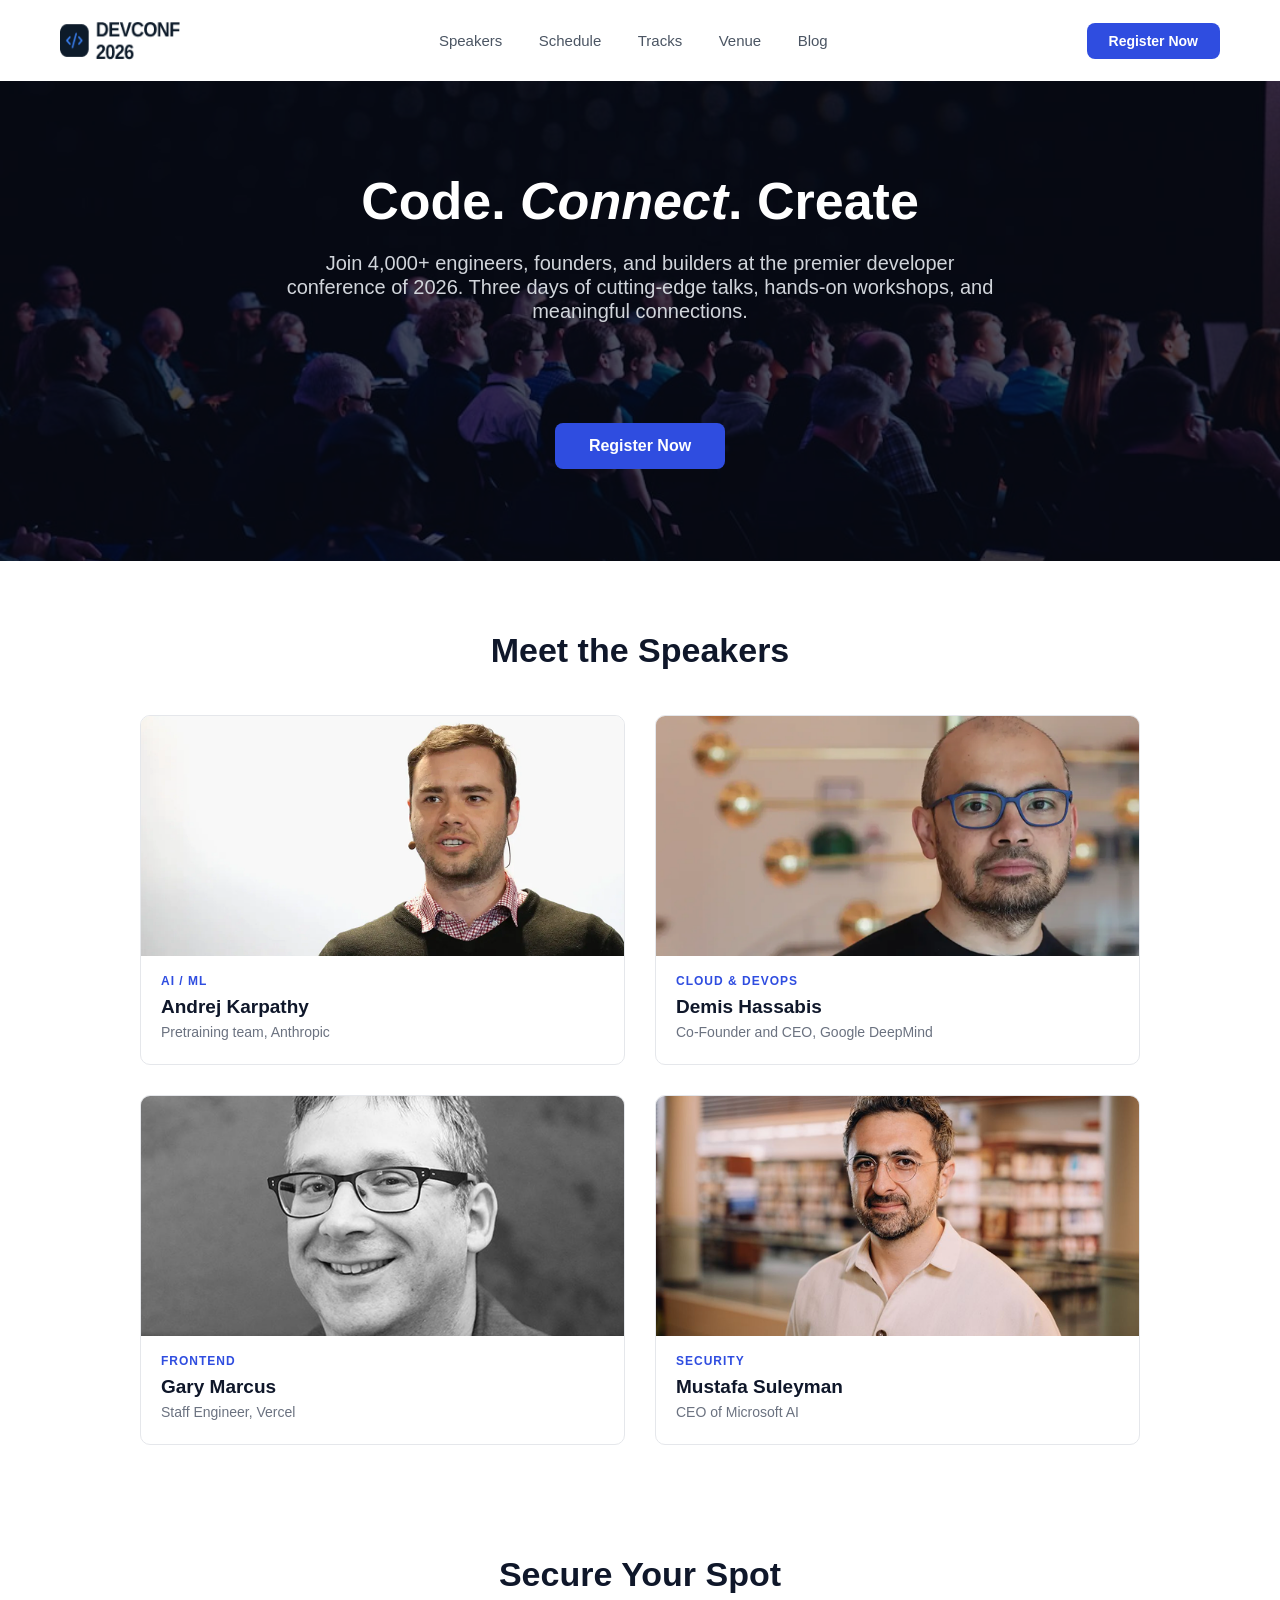
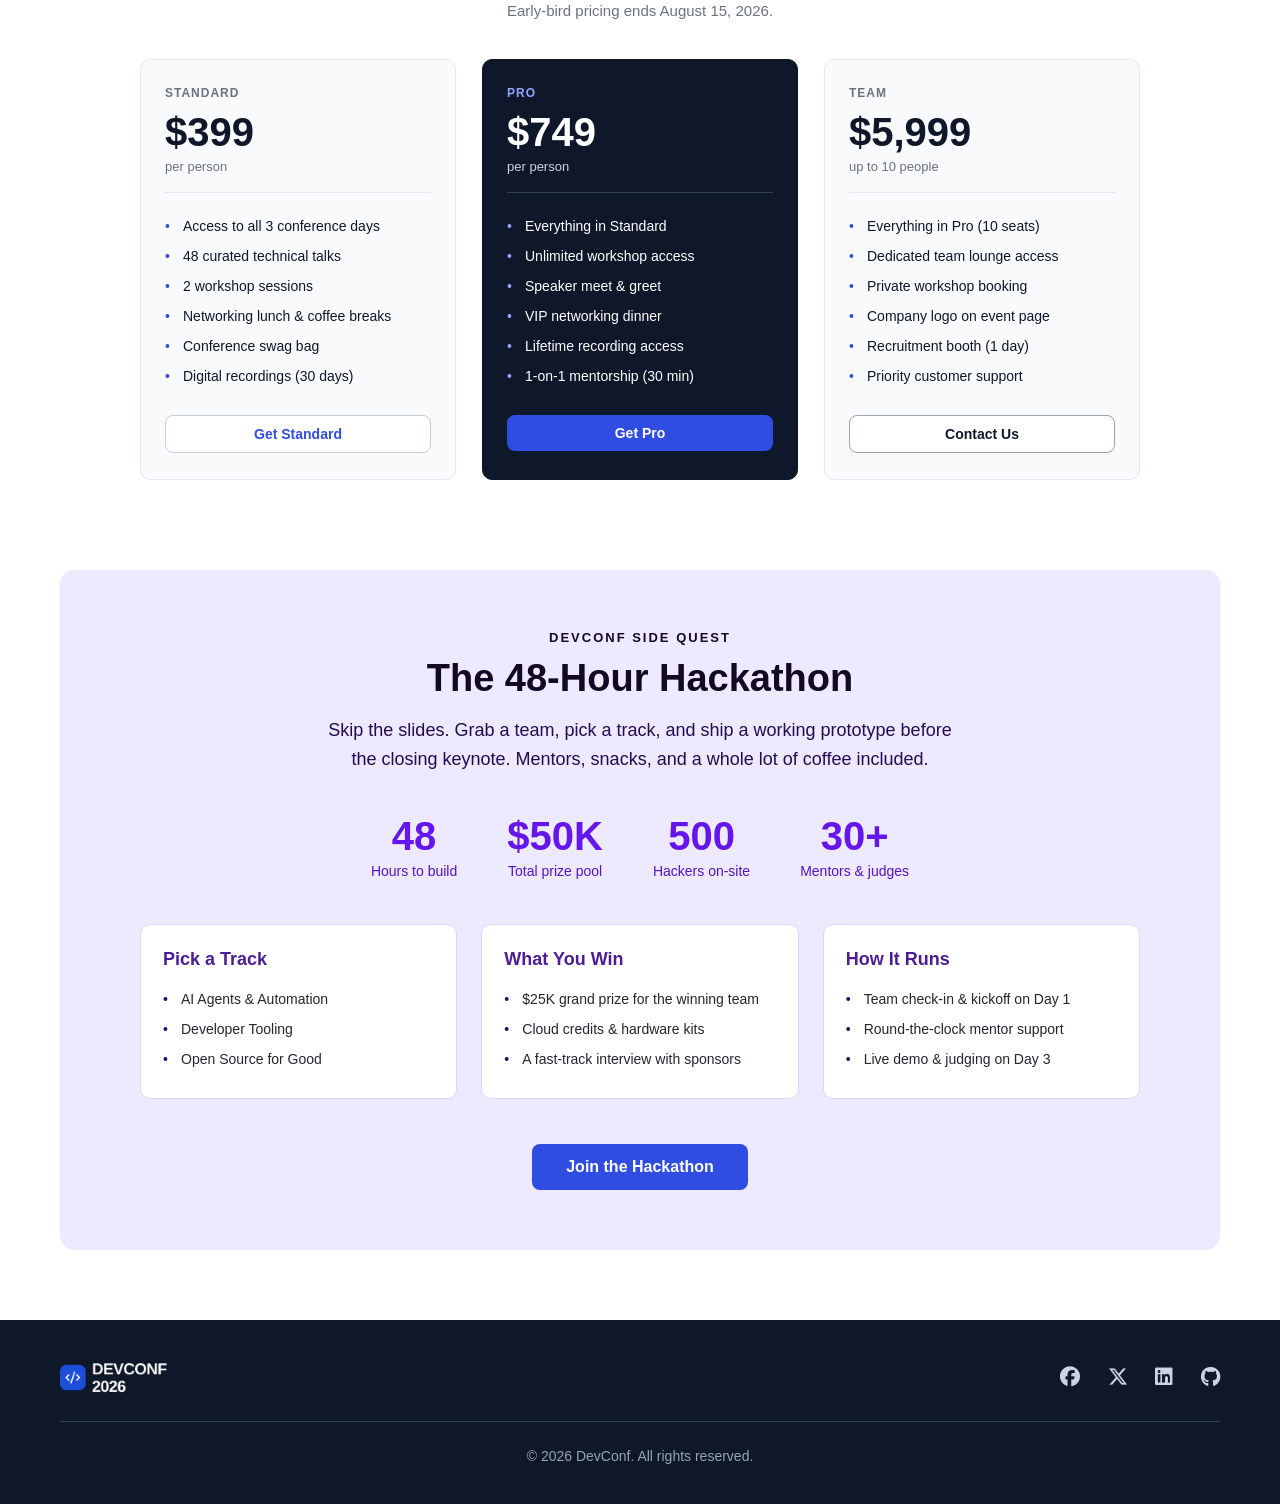
<file: Index.html>
<!DOCTYPE html>
<html lang="en">
<head>
  <meta charset="UTF-8">
  <title>DevConf 2026</title>
  <link rel="stylesheet" href="./style.css">
 <link rel="stylesheet" href="https://cdnjs.cloudflare.com/ajax/libs/font-awesome/6.7.2/css/all.min.css">
</head>
<body>

  <!-- Navbar -->
  <header class="navbar">
    <div class="nav-left">
      <img src="./assets/logo.png" alt="DevConf logo" class="nav-logo">
      
    </div>
    <nav class="nav-menu">
      <a href="#speakers">Speakers</a>
      <a href="#">Schedule</a>
      <a href="#">Tracks</a>
      <a href="#">Venue</a>
      <a href="#">Blog</a>
    </nav>
    <div class="nav-right">
      <a href="#pricing" class="btn btn-blue">Register Now</a>
    </div>
  </header>
  <!-- Hero / Banner -->
  <section class="hero">
    <div class="hero-overlay"></div>
    <div class="hero-content">
      <h1>Code. <em>Connect</em>. Create</h1>
      <p>Join 4,000+ engineers, founders, and builders at the premier developer
         conference of 2026. Three days of cutting-edge talks, hands-on workshops,
         and meaningful connections.</p>
      <a href="#pricing" class="btn btn-blue btn-big">Register Now</a>
    </div>
  </section>
   <!-- Speakers -->
  <section class="speakers" id="speakers">
    <h2 class="section-title">Meet the Speakers</h2>
    <div class="speaker-grid">

      <div class="speaker-card">
        <img src="./assets/andrej.png" alt="Andrej Karpathy">
        <div class="speaker-info">
          <p class="track">AI / ML</p>
          <h3>Andrej Karpathy</h3>
          <p class="role">Pretraining team, Anthropic</p>
        </div>
      </div>

      <div class="speaker-card">
        <img src="./assets/demis.png" alt="Demis Hassabis">
        <div class="speaker-info">
          <p class="track">CLOUD &amp; DEVOPS</p>
          <h3>Demis Hassabis</h3>
          <p class="role">Co-Founder and CEO, Google DeepMind</p>
        </div>
      </div>

      <div class="speaker-card">
        <img src="./assets/gary.png" alt="Gary Marcus">
        <div class="speaker-info">
          <p class="track">FRONTEND</p>
          <h3>Gary Marcus</h3>
          <p class="role">Staff Engineer, Vercel</p>
        </div>
      </div>

      <div class="speaker-card">
        <img src="./assets/mustafa.png" alt="Mustafa Suleyman">
        <div class="speaker-info">
          <p class="track">SECURITY</p>
          <h3>Mustafa Suleyman</h3>
          <p class="role">CEO of Microsoft AI</p>
        </div>
      </div>

    </div>
  </section>

  <!-- Pricing -->
  <section class="pricing" id="pricing">
    <h2 class="section-title">Secure Your Spot</h2>
    <p class="section-sub">Early-bird pricing ends August 15, 2026.</p>

    <div class="price-grid">

      <div class="price-card">
        <p class="plan-name">STANDARD</p>
        <p class="price">$399</p>
        <p class="price-note">per person</p>
        <hr>
        <ul>
          <li>Access to all 3 conference days</li>
          <li>48 curated technical talks</li>
          <li>2 workshop sessions</li>
          <li>Networking lunch &amp; coffee breaks</li>
          <li>Conference swag bag</li>
          <li>Digital recordings (30 days)</li>
        </ul>
        <a href="#" class="btn btn-outline">Get Standard</a>
      </div>

      <div class="price-card price-featured">
        <p class="plan-name">PRO</p>
        <p class="price">$749</p>
        <p class="price-note">per person</p>
        <hr>
        <ul>
          <li>Everything in Standard</li>
          <li>Unlimited workshop access</li>
          <li>Speaker meet &amp; greet</li>
          <li>VIP networking dinner</li>
          <li>Lifetime recording access</li>
          <li>1-on-1 mentorship (30 min)</li>
        </ul>
        <a href="#" class="btn btn-blue btn-full">Get Pro</a>
      </div>

      <div class="price-card">
        <p class="plan-name">TEAM</p>
        <p class="price">$5,999</p>
        <p class="price-note">up to 10 people</p>
        <hr>
        <ul>
          <li>Everything in Pro (10 seats)</li>
          <li>Dedicated team lounge access</li>
          <li>Private workshop booking</li>
          <li>Company logo on event page</li>
          <li>Recruitment booth (1 day)</li>
          <li>Priority customer support</li>
        </ul>
        <a href="#" class="btn btn-outline-dark">Contact Us</a>
      </div>

    </div>
  </section>
 <!-- Hackathon Section -->
  <section class="hackathon" id="hackathon">
    <div class="hack-inner">
      <p class="hack-tag">DEVCONF SIDE QUEST</p>
      <h2>The 48-Hour Hackathon</h2>
      <p class="hack-sub">
        Skip the slides. Grab a team, pick a track, and ship a working prototype
        before the closing keynote. Mentors, snacks, and a whole lot of coffee included.
      </p>

      <div class="hack-stats">
        <div class="hack-stat">
          <span class="hack-num">48</span>
          <span class="hack-label">Hours to build</span>
        </div>
        <div class="hack-stat">
          <span class="hack-num">$50K</span>
          <span class="hack-label">Total prize pool</span>
        </div>
        <div class="hack-stat">
          <span class="hack-num">500</span>
          <span class="hack-label">Hackers on-site</span>
        </div>
        <div class="hack-stat">
          <span class="hack-num">30+</span>
          <span class="hack-label">Mentors &amp; judges</span>
        </div>
      </div>

      <div class="hack-cards">
        <div class="hack-card">
          <h3>Pick a Track</h3>
          <ul>
            <li>AI Agents &amp; Automation</li>
            <li>Developer Tooling</li>
            <li>Open Source for Good</li>
          </ul>
        </div>
        <div class="hack-card">
          <h3>What You Win</h3>
          <ul>
            <li>$25K grand prize for the winning team</li>
            <li>Cloud credits &amp; hardware kits</li>
            <li>A fast-track interview with sponsors</li>
          </ul>
        </div>
        <div class="hack-card">
          <h3>How It Runs</h3>
          <ul>
            <li>Team check-in &amp; kickoff on Day 1</li>
            <li>Round-the-clock mentor support</li>
            <li>Live demo &amp; judging on Day 3</li>
          </ul>
        </div>
      </div>

      <a href="#pricing" class="btn btn-blue btn-big">Join the Hackathon</a>
    </div>
  </section>

  <!-- Footer -->
  <footer class="footer">
    <div class="footer-top">
      <img src="./assets/footer-logo.png" alt="DevConf logo" class="footer-logo">
      <div class="social">
        <a href="https://facebook.com" target="_blank">
  <i class="fa-brands fa-facebook"></i>
</a>

<a href="https://twitter.com" target="_blank">
  <i class="fa-brands fa-x-twitter"></i>
</a>

<a href="https://linkedin.com" target="_blank">
  <i class="fa-brands fa-linkedin"></i>
</a>

<a href="https://github.com" target="_blank">
  <i class="fa-brands fa-github"></i>
</a>
      </div>
    </div>
    <hr>
    <p class="copyright">&copy; 2026 DevConf. All rights reserved.</p>
  </footer>

</body>
</html>
</file>
<file: style.css>
* {
  margin: 0;
  padding: 0;
  box-sizing: border-box;
}

body {
  font-family: Arial, Helvetica, sans-serif;
  color: #0f172a;
  background: #ffffff;
}

a {
  text-decoration: none;
}

/* Buttons */
.btn {
  display: inline-block;
  padding: 10px 22px;
  border-radius: 8px;
  font-weight: bold;
  font-size: 14px;

}

.btn-blue {
  background: #2f4de0;
  color: #ffffff;
}

.btn-big {
  padding: 14px 34px;
  font-size: 16px;
}

.btn-full {
  display: block;
  text-align: center;
}

.btn-outline {
  display: block;
  text-align: center;
  border: 1px solid #c7cdd6;
  color: #2f4de0;
  background: #ffffff;
}

.btn-outline-dark {
  display: block;
  text-align: center;
  border: 1px solid #9aa2af;
  color: #0f172a;
  background: #ffffff;
}
/* Navbar */
.navbar {
  display: flex;
  align-items: center;
  justify-content: space-between;
  padding: 18px 60px;
}

.nav-left {
  display: flex;
  align-items: center;
  gap: 10px;
}

.nav-logo {
  width: 120px;
  height: 45px;
}

.nav-brand {
  font-weight: bold;
  font-size: 14px;
  line-height: 1.1;
}

.nav-menu a {
  color: #4b5563;
  font-size: 15px;
  margin: 0 16px;
}

.nav-menu a:hover {
  color: #0f172a;
}

/* Hero */
.hero {
  position: relative;
  height: 480px;
  background: url("./assets/banner.jpg") center/cover no-repeat;
  color: #ffffff;
}

.hero-overlay {
  position: absolute;
  top: 0;
  left: 0;
  width: 100%;
  height: 100%;
  background: rgba(5, 8, 20, 0.7);
}

.hero-content {
  position: relative;
  text-align: center;
  padding-top: 90px;
  max-width: 720px;
  margin: 0 auto;
}

.hero-content h1 {
  font-size: 52px;
  margin-bottom: 20px;
}

.hero-content h1 em {
  font-style: italic;
}

.hero-content p {
  font-size: 20px;
  line-height: 1.2;
  color: #d1d5db;
  margin-bottom: 100px;
}

/* Section titles */
.section-title {
  text-align: center;
  font-size: 34px;
  margin-bottom: 8px;
}

.section-sub {
  text-align: center;
  color: #6b7280;
  font-size: 15px;
  margin-bottom: 40px;
}

/* Speakers */
.speakers {
  padding: 70px 60px;
}

.speakers .section-title {
  margin-bottom: 45px;
}

.speaker-grid {
  display: grid;
  grid-template-columns: 1fr 1fr;
  gap: 30px;
  max-width: 1000px;
  margin: 0 auto;
}

.speaker-card {
  border: 1px solid #e5e7eb;
  border-radius: 10px;
  overflow: hidden;
  background: #ffffff;
}

.speaker-card img {
  width: 100%;
  height: 240px;
  object-fit: cover;
  display: block;
}

.speaker-info {
  padding: 18px 20px 24px;
}

.speaker-info .track {
  color: #2f4de0;
  font-size: 12px;
  font-weight: bold;
  letter-spacing: 1px;
  margin-bottom: 8px;
}

.speaker-info h3 {
  font-size: 19px;
  margin-bottom: 6px;
}

.speaker-info .role {
  color: #6b7280;
  font-size: 14px;
}

/* Pricing */
.pricing {
  padding: 40px 60px 70px;
}

.price-grid {
  display: grid;
  grid-template-columns: 1fr 1fr 1fr;
  gap: 26px;
  max-width: 1000px;
  margin: 0 auto;
}

.price-card {
  border: 1px solid #e5e7eb;
  border-radius: 10px;
  padding: 26px 24px;
  background: #f9fafb;
}

.price-featured {
  background: #0f172a;
  color: #ffffff;
  border-color: #0f172a;
}

.plan-name {
  font-size: 12px;
  font-weight: bold;
  letter-spacing: 1px;
  color: #6b7280;
  margin-bottom: 10px;
}

.price-featured .plan-name {
  color: #93a4ff;
}

.price {
  font-size: 40px;
  font-weight: bold;
}

.price-note {
  font-size: 13px;
  color: #6b7280;
  margin-top: 4px;
}

.price-featured .price-note {
  color: #cbd5e1;
}

.price-card hr {
  border: none;
  border-top: 1px solid #e5e7eb;
  margin: 18px 0;
}

.price-featured hr {
  border-top: 1px solid #334155;
}

.price-card ul {
  list-style: none;
  margin-bottom: 24px;
}

.price-card li {
  font-size: 14px;
  padding: 7px 0 7px 18px;
  position: relative;
}

.price-card li::before {
  content: "\2022";
  color: #2f4de0;
  position: absolute;
  left: 0;
}

.price-featured li::before {
  color: #93a4ff;
}

/* Hackathon */
.hackathon {
  margin: 20px 60px 70px;
  background: #ede9fe;
  border-radius: 14px;
  padding: 60px 40px;
}

.hack-inner {
  max-width: 1000px;
  margin: 0 auto;
  text-align: center;
}

.hack-tag {
  color:#140924;
  font-size: 13px;
  font-weight: bold;
  letter-spacing: 2px;
  margin-bottom: 12px;
}

.hackathon h2 {
  color: #140924;
  font-size: 38px;
  margin-bottom: 16px;
}

.hack-sub {
  color: #250b50;
  font-size: 18px;
  line-height: 1.6;
  max-width: 640px;
  margin: 0 auto 40px;
}

.hack-stats {
  display: flex;
  justify-content: center;
  gap: 50px;
  margin-bottom: 45px;
}

.hack-stat {
  display: flex;
  flex-direction: column;
}

.hack-num {
  font-size: 40px;
  font-weight: bold;
  color: #6416ec;
}

.hack-label {
  font-size: 14px;
  color: #5612c4;
  margin-top: 4px;
}

.hack-cards {
  display: grid;
  grid-template-columns: 1fr 1fr 1fr;
  gap: 24px;
  margin-bottom: 45px;
  text-align: left;
}

.hack-card {
  background: #ffffff;
  border: 1px solid #ddd6fe;
  border-radius: 10px;
  padding: 24px 22px;
}

.hack-card h3 {
  color: #4c1d95;
  font-size: 18px;
  margin-bottom: 14px;
}

.hack-card ul {
  list-style: none;
}

.hack-card li {
  font-size: 14px;
  color: #23272e;
  padding: 7px 0 7px 18px;
  position: relative;
}

.hack-card li::before {
  content: "\2022";
  color: #2b0b61;
  position: absolute;
  left: 0;
}

/* Footer */
.footer {
  padding: 40px 60px;
  background: #0f172a;
  color: #cbd5e1;
}

.footer-top {
  display: flex;
  align-items: center;
  justify-content: space-between;
}

.footer-logo {
  height: 35px;
}

.social a {
  color: #cbd5e1;
  font-size: 20px;
  margin-left: 22px;
}

.social a:hover {
  color: #ffffff;
}

.footer hr {
  border: none;
  border-top: 1px solid #334155;
  margin: 26px 0;
}

.copyright {
  text-align: center;
  font-size: 14px;
  color: #94a3b8;
}
</file>
